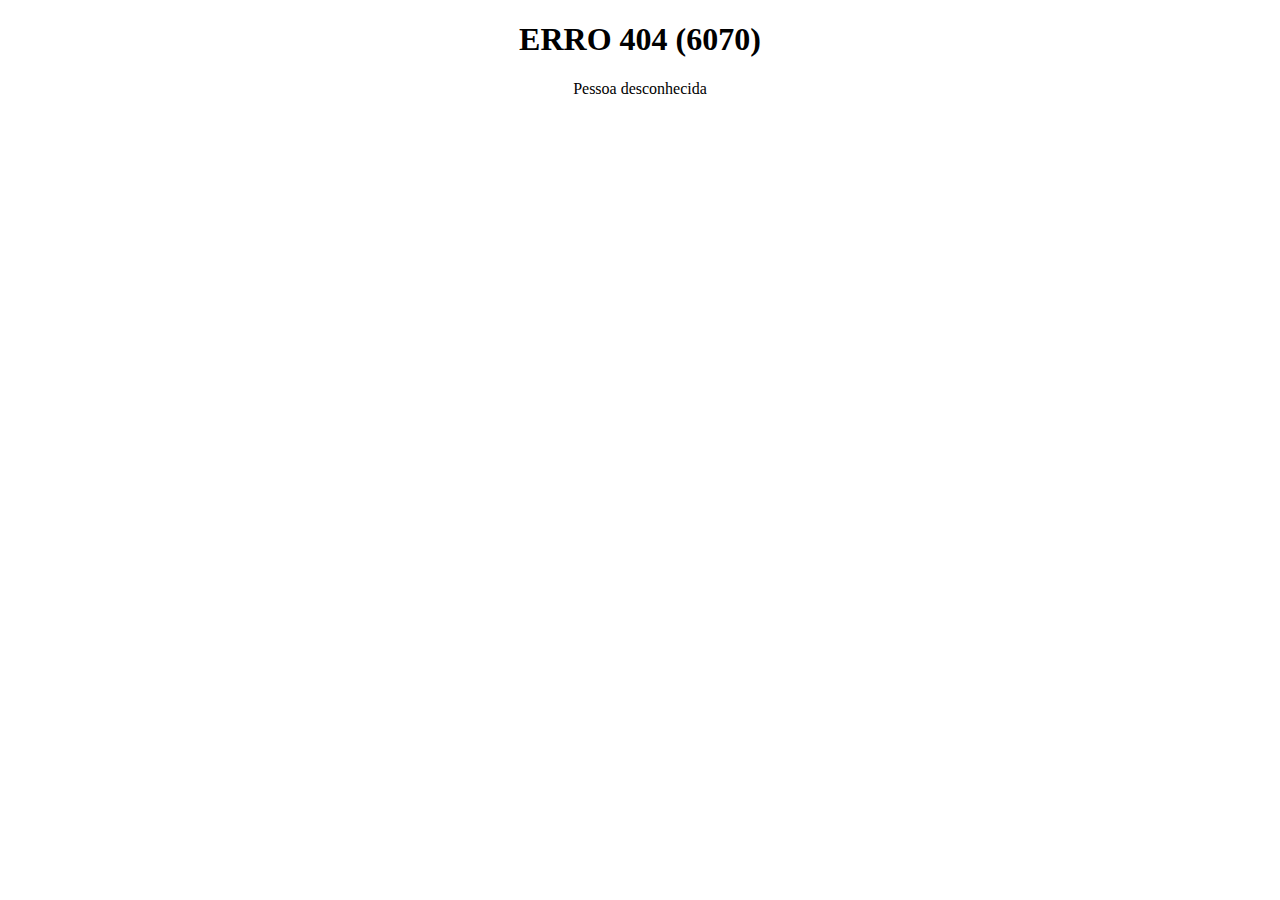
<file: kaiokomk/index.html>
<!DOCTYPE html>
<html lang="pt-BR">

<head>
    <meta charset="UTF-8">
    <title> KAIOKOMK</title>
</head>

<body>
    <h1 align="center"> ERRO 404 (6070) </h1>
    <p align="center"> Pessoa desconhecida</p>
</body>
</file>
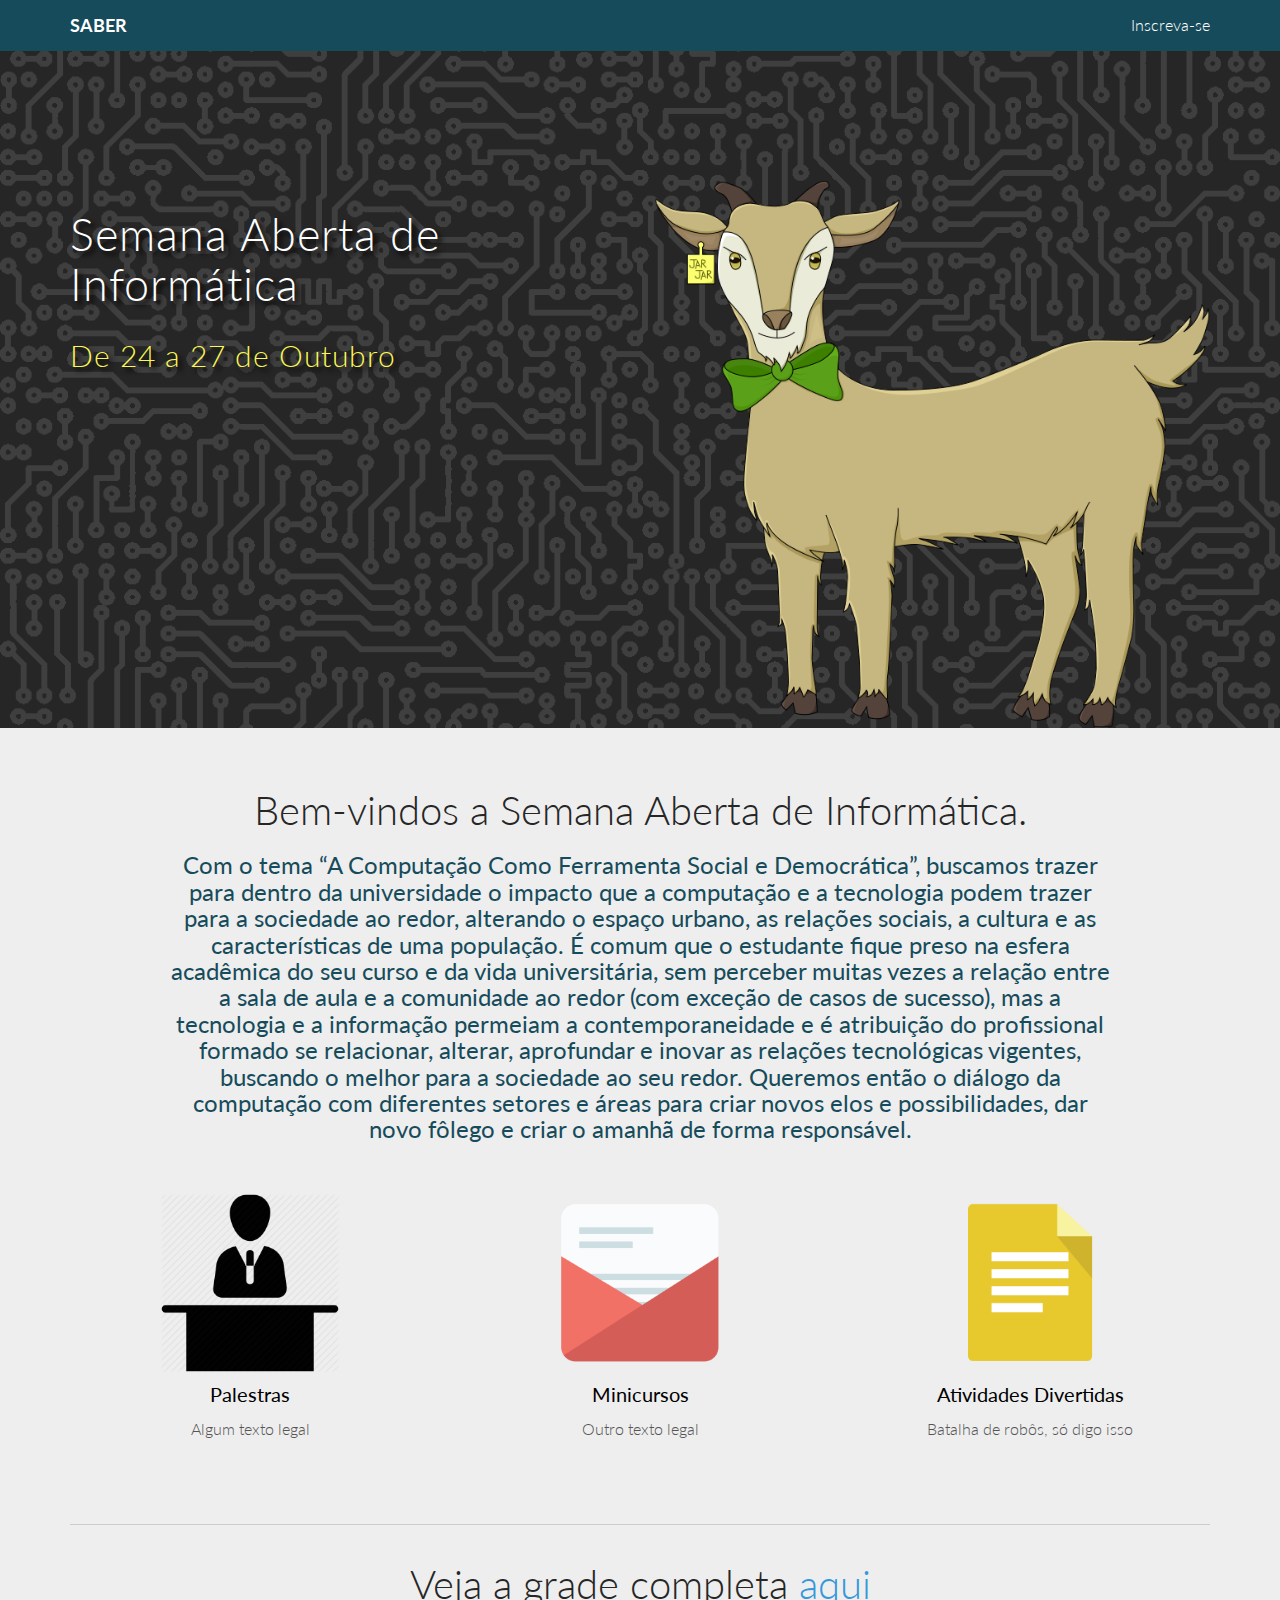
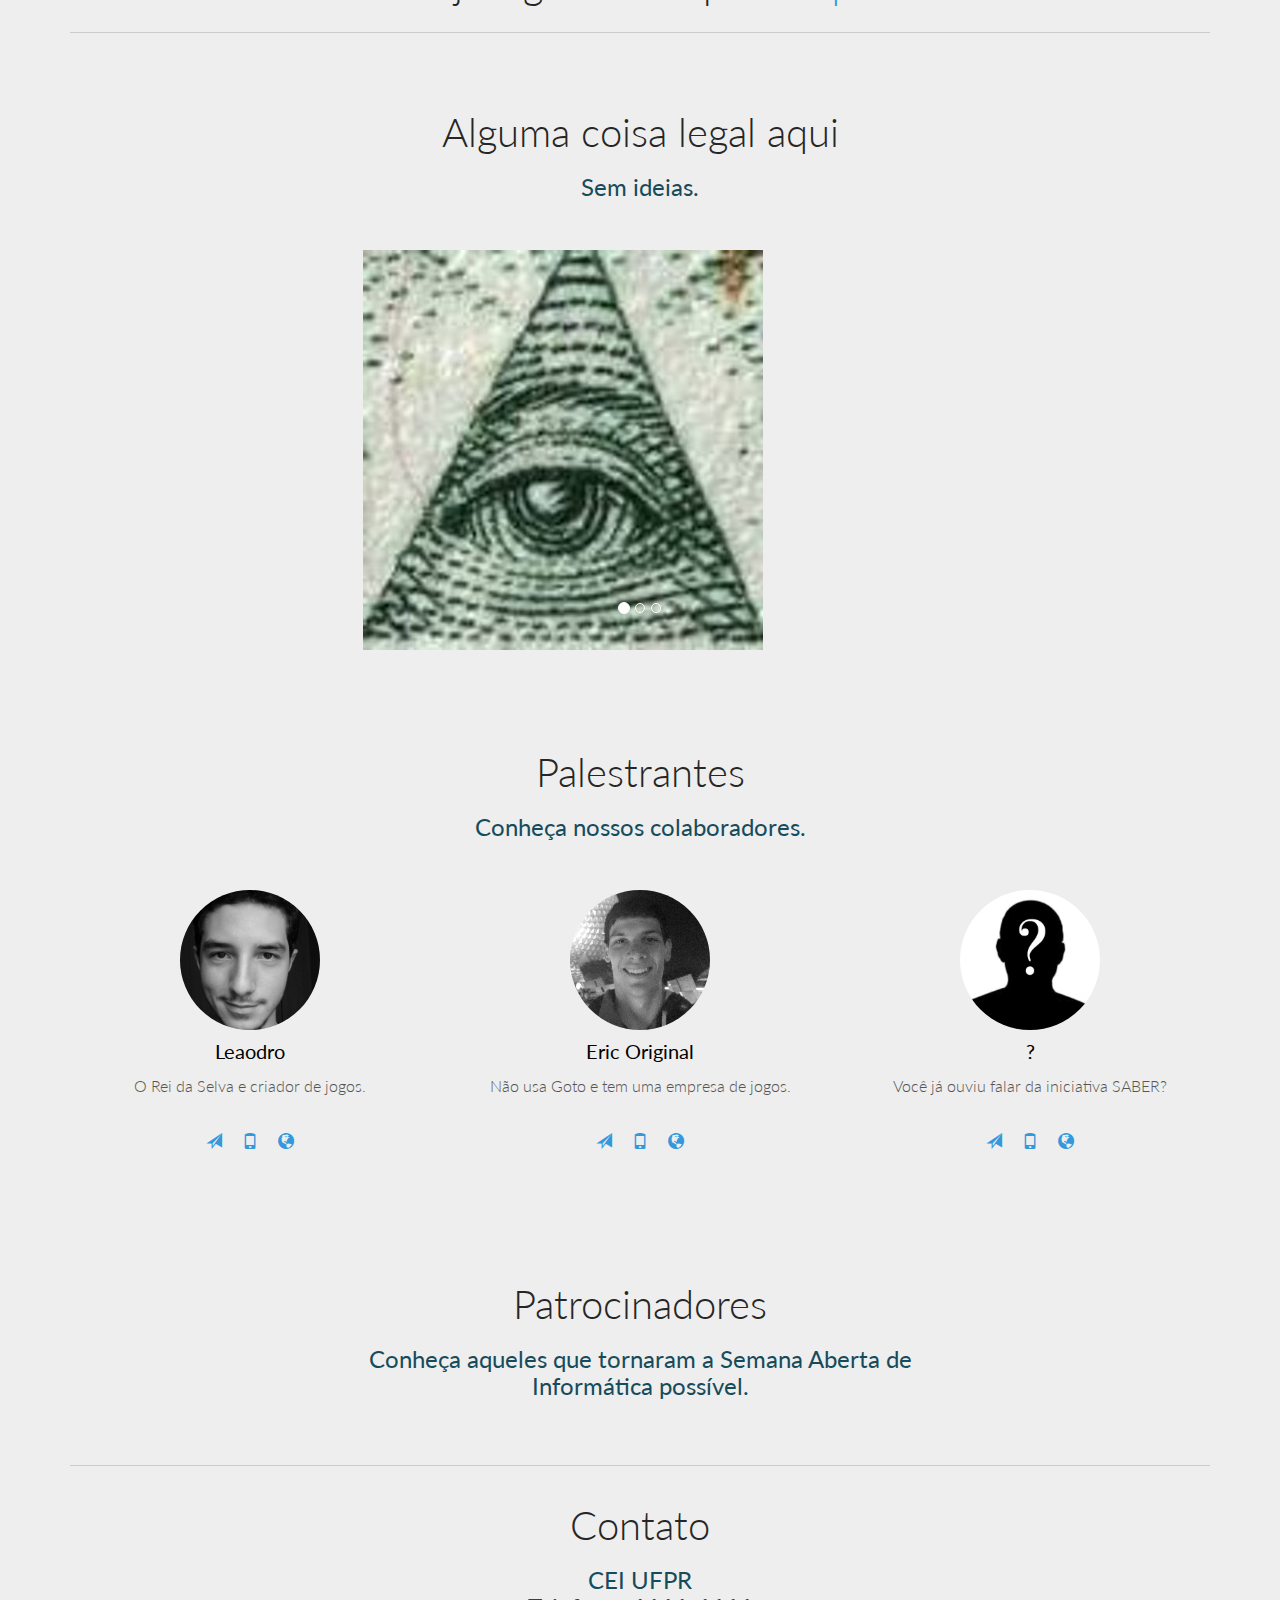
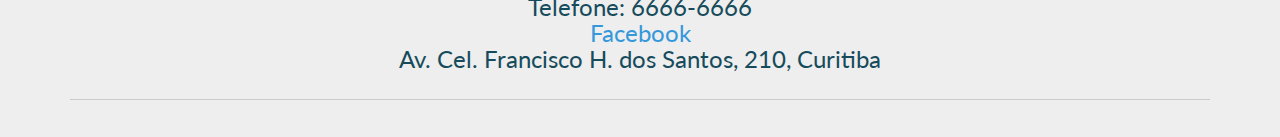
<file: saber/theme/index.html>
<!DOCTYPE html>
<html lang="en">
  <head>
    <meta charset="utf-8">
    <meta http-equiv="X-UA-Compatible" content="IE=edge">
    <meta name="viewport" content="width=device-width, initial-scale=1.0">
    <meta name="description" content="">
    <meta name="author" content="">
    <link rel="shortcut icon" href="assets/img/hands.png">

    <title>SABER - Semana Aberta de Informática</title>

    <!-- Bootstrap core CSS -->
    <link href="assets/css/bootstrap.css" rel="stylesheet">

    <!-- Custom styles for this template -->
    <link href="assets/css/main.css" rel="stylesheet">

    <!-- Fonts from Google Fonts -->
	<link href='http://fonts.googleapis.com/css?family=Lato:300,400,900' rel='stylesheet' type='text/css'>
    
    <!-- HTML5 shim and Respond.js IE8 support of HTML5 elements and media queries -->
    <!--[if lt IE 9]>
      <script src="https://oss.maxcdn.com/libs/html5shiv/3.7.0/html5shiv.js"></script>
      <script src="https://oss.maxcdn.com/libs/respond.js/1.3.0/respond.min.js"></script>
    <![endif]-->
  </head>

  <body>

    <!-- Fixed navbar -->
    <div class="navbar navbar-default navbar-fixed-top">
      <div class="container">
        <div class="navbar-header">
          <button type="button" class="navbar-toggle" data-toggle="collapse" data-target=".navbar-collapse">
            <span class="icon-bar"></span>
            <span class="icon-bar"></span>
            <span class="icon-bar"></span>
          </button>
          <a class="navbar-brand" href="#"><b>SABER</b></a>
        </div>
        <div class="navbar-collapse collapse">
          <ul class="nav navbar-nav navbar-right">
            <li><a href="#">Inscreva-se</a></li>
          </ul>
        </div><!--/.nav-collapse -->
      </div>
    </div>

	<div id="headerwrap">
		<div class="container">
			<div class="row">
				<div class="col-lg-6">
					<h1>Semana Aberta de Informática</h1>
                    <h2>De 24 a 27 de Outubro </h2>
					<!-- <form class="form-inline" role="form">
					  <div class="form-group">
					    <input type="email" class="form-control" id="exampleInputEmail1" placeholder="Enter your email address">
					  </div>
					  <button type="submit" class="btn btn-warning btn-lg">Invite Me!</button>
					</form>	-->				
				</div><!-- /col-lg-6 -->
				<div class="col-lg-6">
					<img class="img-responsive" src="assets/img/cabripiroto.png" alt="">
				</div><!-- /col-lg-6 -->
				
			</div><!-- /row -->
		</div><!-- /container -->
	</div><!-- /headerwrap -->
	
	
	<div class="container">
		<div class="row mt centered">
			<div class="col-lg-10 col-lg-offset-1">
				<h1>Bem-vindos a Semana Aberta de Informática.</h1>
				<h3>Com o tema “A Computação Como Ferramenta Social e Democrática”, buscamos trazer para dentro da universidade o impacto que a computação e a tecnologia podem trazer para a sociedade ao redor, alterando o espaço urbano, as relações sociais, a cultura e as características de uma população. É comum que o estudante fique preso na esfera acadêmica do seu curso e da vida universitária, sem perceber muitas vezes a relação entre a sala de aula e a comunidade ao redor (com exceção de casos de sucesso), mas a tecnologia e a informação permeiam a contemporaneidade e é atribuição do profissional formado se relacionar, alterar, aprofundar e inovar as relações tecnológicas vigentes, buscando o melhor para a sociedade ao seu redor. Queremos então o diálogo da computação com diferentes setores e áreas para criar novos elos e possibilidades, dar novo fôlego e criar o amanhã de forma responsável.</h3>
			</div>
		</div><!-- /row -->
		
        <div class="row mt centered">
			<div class="col-lg-4">
				<img src="assets/img/lecture.png" width="180" alt="">
				<h4>Palestras</h4>
				<p>Algum texto legal</p>
			</div><!--/col-lg-4 -->

			<div class="col-lg-4">
				<img src="assets/img/ser02.png" width="180" alt="">
				<h4>Minicursos</h4>
				<p>Outro texto legal</p>

			</div><!--/col-lg-4 -->

			<div class="col-lg-4">
				<img src="assets/img/ser03.png" width="180" alt="">
				<h4>Atividades Divertidas</h4>
				<p>Batalha de robôs, só digo isso</p>

			</div><!--/col-lg-4 -->
        
        
		</div><!-- /row -->
	</div><!-- /container -->
	
	<div class="container">
		<hr>
		<div class="row centered">
			<div class="col-lg-6 col-lg-offset-3">
                <h1> Veja a grade completa <a href="http://www.google.com"> aqui </a> </h1>			
			</div>
			<div class="col-lg-3"></div>
		</div><!-- /row -->
		<hr>
	</div><!-- /container -->
	
	<div class="container">
		<div class="row mt centered">
			<div class="col-lg-6 col-lg-offset-3">
				<h1>Alguma coisa legal aqui</h1>
				<h3>Sem ideias.</h3>
			</div>
		</div><!-- /row -->
	
		<! -- CAROUSEL -->
		<div class="row mt centered">
			<div class="col-lg-6 col-lg-offset-3">
				<div id="carousel-example-generic" class="carousel slide" data-ride="carousel">
				  <!-- Indicators -->
				  <ol class="carousel-indicators">
				    <li data-target="#carousel-example-generic" data-slide-to="0" class="active"></li>
				    <li data-target="#carousel-example-generic" data-slide-to="1"></li>
				    <li data-target="#carousel-example-generic" data-slide-to="2"></li>
				  </ol>
				
				  <!-- Wrapper for slides -->
				  <div class="carousel-inner">
				    <div class="item active">
				      <img src="assets/img/illuminati.jpeg" alt="">
				    </div>
				    <div class="item">
				      <img src="assets/img/bender.jpg" alt="">
				    </div>
				    <div class="item">
				      <img src="assets/img/zoboomafoo.jpeg" alt="">
				    </div>
				  </div>
				</div>			
			</div><!-- /col-lg-8 -->
		</div><!-- /row -->
	</div><! --/container -->
	
	<div class="container">
		<div class="row mt centered">
			<div class="col-lg-6 col-lg-offset-3">
				<h1>Palestrantes</h1>
				<h3>Conheça nossos colaboradores.</h3>
			</div>
		</div><!-- /row -->
		
		<div class="row mt centered">
			<div class="col-lg-4">
				<img class="img-circle" src="assets/img/leaodro.png" width="140" alt="">
				<h4>Leaodro</h4>
				<p>O Rei da Selva e criador de jogos.</p>
				<p><i class="glyphicon glyphicon-send"></i> <i class="glyphicon glyphicon-phone"></i> <i class="glyphicon glyphicon-globe"></i></p>
			</div><!--/col-lg-4 -->

			<div class="col-lg-4">
				<img class="img-circle" src="assets/img/eric_original.png" width="140" alt="">
				<h4>Eric Original</h4>
				<p>Não usa Goto e tem uma empresa de jogos.</p>
				<p><i class="glyphicon glyphicon-send"></i> <i class="glyphicon glyphicon-phone"></i> <i class="glyphicon glyphicon-globe"></i></p>
			</div><!--/col-lg-4 -->

			<div class="col-lg-4">
				<img class="img-circle" src="assets/img/question.jpg" width="140" alt="">
				<h4>?</h4>
				<p>Você já ouviu falar da iniciativa SABER?</p>
				<p><i class="glyphicon glyphicon-send"></i> <i class="glyphicon glyphicon-phone"></i> <i class="glyphicon glyphicon-globe"></i></p>
			</div><!--/col-lg-4 -->
		</div><!-- /row -->
	</div><!-- /container -->
	
	<div class="container">
		<div class="row mt centered">
			<div class="col-lg-6 col-lg-offset-3">
				<h1>Patrocinadores </h1>
				<h3>Conheça aqueles que tornaram a Semana Aberta de Informática possível.</h3>
			</div>
		</div><!-- /row -->
		
	</div><!-- /container -->
	
	<div class="container">
		<hr>
		<div class="row centered">
			<div class="col-lg-6 col-lg-offset-3">
                <h1> Contato  </h1>		
                <h3> CEI UFPR<br/>
                    Telefone: 6666-6666<br/>
                    <a href:"https://www.facebook.com/SABER2k16/">Facebook</a><br/>
                    Av. Cel. Francisco H. dos Santos, 210, Curitiba
                </h3>
			</div>
			<div class="col-lg-3"></div>
		</div><!-- /row -->
		<hr>
	</div><!-- /container -->

    <!-- Bootstrap core JavaScript
    ================================================== -->
    <!-- Placed at the end of the document so the pages load faster -->
    <script src="https://code.jquery.com/jquery-1.10.2.min.js"></script>
    <script src="assets/js/bootstrap.min.js"></script>
  </body>
</html>
</file>
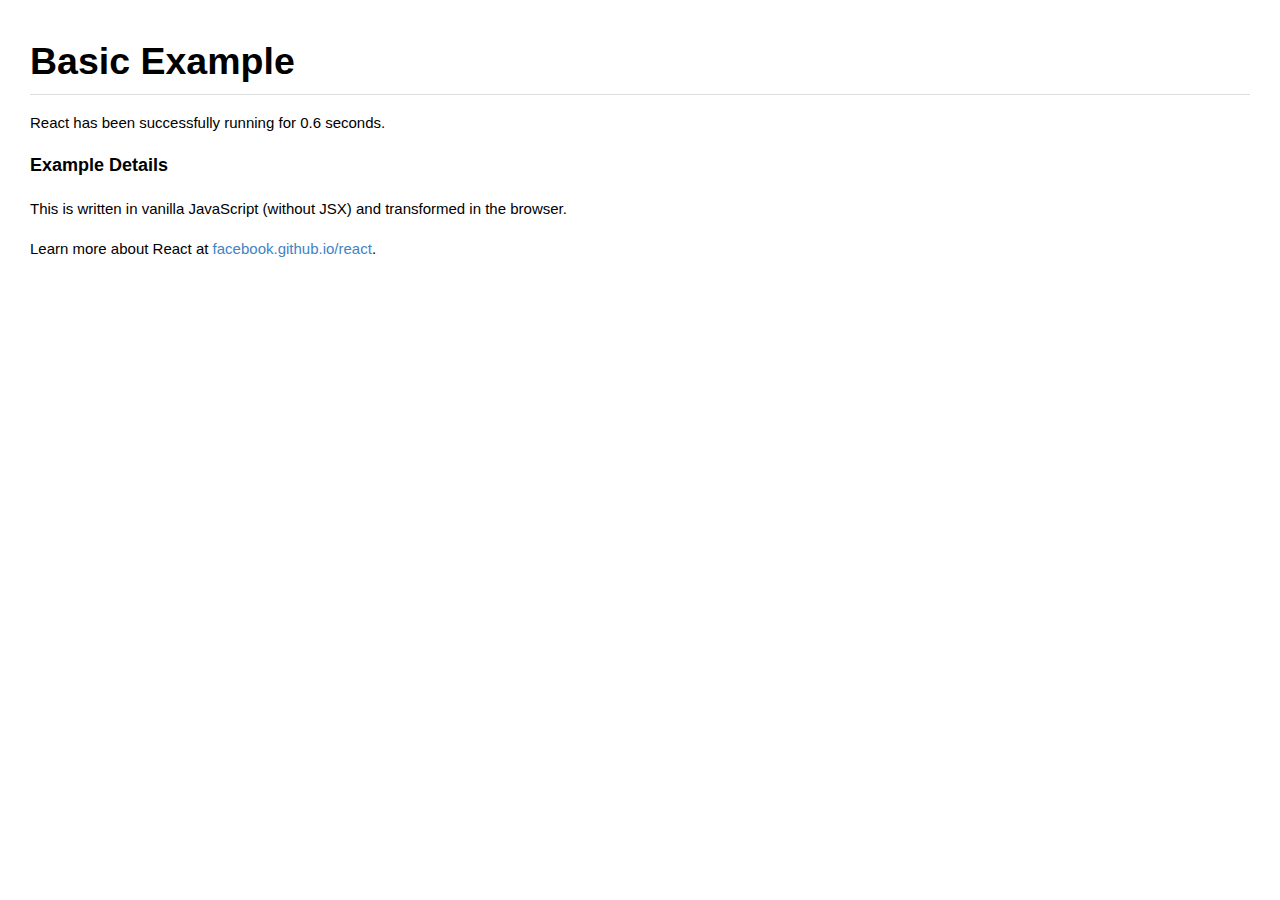
<file: js/react-15.4.1/examples/basic/index.html>
<!DOCTYPE html>
<html>
  <head>
    <meta charset="utf-8">
    <title>Basic Example</title>
    <link rel="stylesheet" href="../shared/css/base.css" />
  </head>
  <body>
    <h1>Basic Example</h1>
    <div id="container">
      <p>
        To install React, follow the instructions on
        <a href="https://github.com/facebook/react/">GitHub</a>.
      </p>
      <p>
        If you can see this, React is <strong>not</strong> working right.
        If you checked out the source from GitHub make sure to run <code>grunt</code>.
      </p>
    </div>
    <h4>Example Details</h4>
    <p>This is written in vanilla JavaScript (without JSX) and transformed in the browser.</p>
    <p>
      Learn more about React at
      <a href="https://facebook.github.io/react" target="_blank">facebook.github.io/react</a>.
    </p>
    <script src="../../build/react.js"></script>
    <script src="../../build/react-dom.js"></script>
    <script>
      var ExampleApplication = React.createClass({
        render: function() {
          var elapsed = Math.round(this.props.elapsed  / 100);
          var seconds = elapsed / 10 + (elapsed % 10 ? '' : '.0' );
          var message =
            'React has been successfully running for ' + seconds + ' seconds.';

          return React.DOM.p(null, message);
        }
      });

      // Call React.createFactory instead of directly call ExampleApplication({...}) in React.render
      var ExampleApplicationFactory = React.createFactory(ExampleApplication);

      var start = new Date().getTime();
      setInterval(function() {
        ReactDOM.render(
          ExampleApplicationFactory({elapsed: new Date().getTime() - start}),
          document.getElementById('container')
        );
      }, 50);
    </script>
  </body>
</html>
</file>
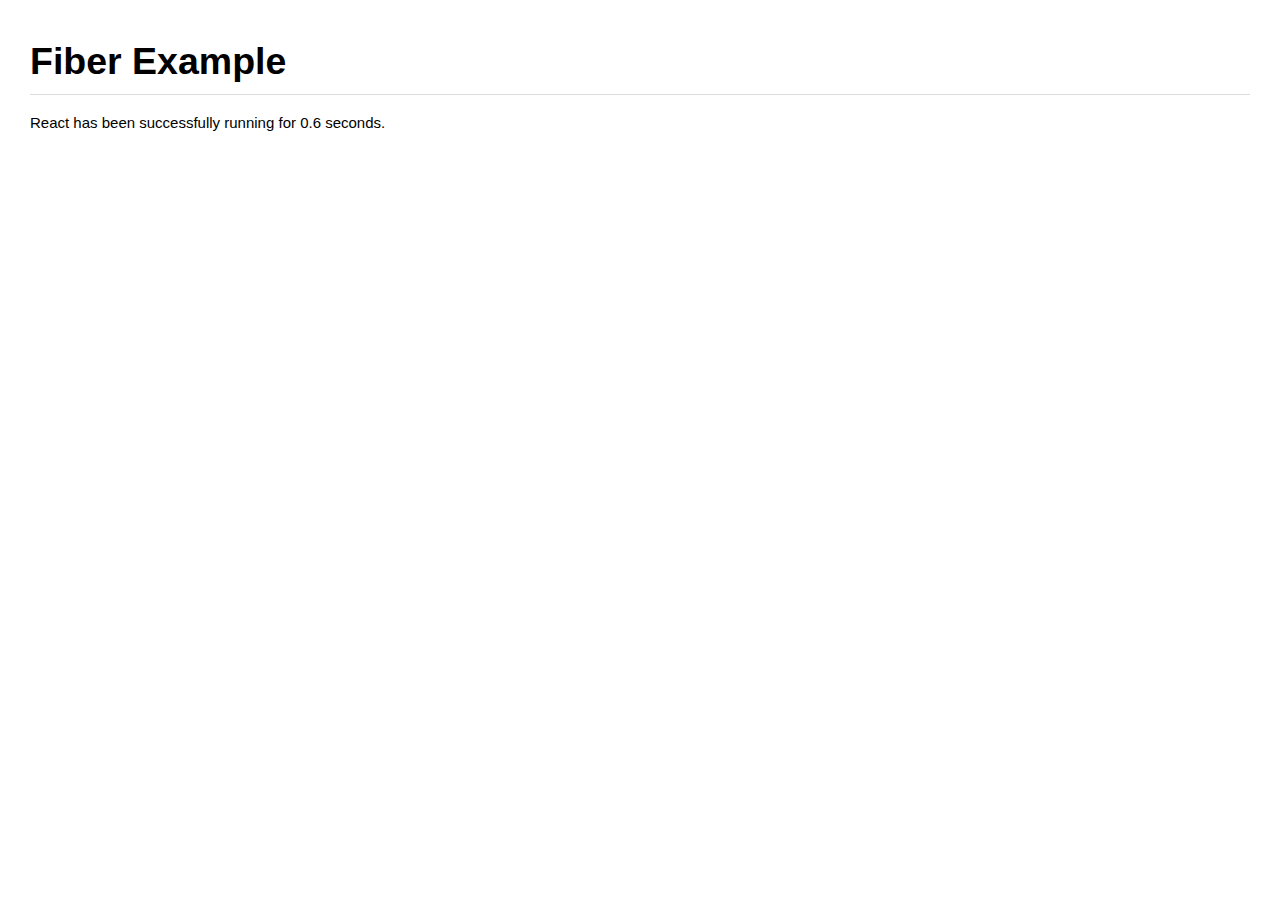
<file: js/react-15.4.1/examples/fiber/index.html>
<!DOCTYPE html>
<html>
  <head>
    <meta charset="utf-8">
    <title>Fiber Example</title>
    <link rel="stylesheet" href="../shared/css/base.css" />
  </head>
  <body>
    <h1>Fiber Example</h1>
    <div id="container">
      <p>
        To install React, follow the instructions on
        <a href="https://github.com/facebook/react/">GitHub</a>.
      </p>
      <p>
        If you can see this, React is <strong>not</strong> working right.
        If you checked out the source from GitHub make sure to run <code>grunt</code>.
      </p>
    </div>
    <script src="../../build/react.js"></script>
    <script src="../../build/react-dom-fiber.js"></script>
    <script>
      function ExampleApplication(props) {
        var elapsed = Math.round(props.elapsed  / 100);
        var seconds = elapsed / 10 + (elapsed % 10 ? '' : '.0' );
        var message =
          'React has been successfully running for ' + seconds + ' seconds.';

        return React.DOM.p(null, message);
      }

      // Call React.createFactory instead of directly call ExampleApplication({...}) in React.render
      var ExampleApplicationFactory = React.createFactory(ExampleApplication);

      var start = new Date().getTime();
      setInterval(function() {
        ReactDOMFiber.render(
          ExampleApplicationFactory({elapsed: new Date().getTime() - start}),
          document.getElementById('container')
        );
      }, 50);
    </script>
  </body>
</html>
</file>
<file: js/react-15.4.1/examples/shared/css/base.css>
body {
  background: #fff;
  font-family: "Helvetica Neue", Helvetica, Arial, sans-serif;
  font-size: 15px;
  line-height: 1.7;
  margin: 0;
  padding: 30px;
}

a {
  color: #4183c4;
  text-decoration: none;
}

a:hover {
  text-decoration: underline;
}

code {
  background-color: #f8f8f8;
  border: 1px solid #ddd;
  border-radius: 3px;
  font-family: "Bitstream Vera Sans Mono", Consolas, Courier, monospace;
  font-size: 12px;
  margin: 0 2px;
  padding: 0px 5px;
}

h1, h2, h3, h4 {
  font-weight: bold;
  margin: 0 0 15px;
  padding: 0;
}

h1 {
  border-bottom: 1px solid #ddd;
  font-size: 2.5em;
  font-weight: bold;
  margin: 0 0 15px;
  padding: 0;
}

h2 {
  border-bottom: 1px solid #eee;
  font-size: 2em;
}

h3 {
  font-size: 1.5em;
}

h4 {
  font-size: 1.2em;
}

p, ul {
  margin: 15px 0;
}

ul {
  padding-left: 30px;
}
</file>
<file: saber/theme/assets/css/main.css>
/*
 * Author: Carlos Alvarez
 * URL: http://alvarez.is
 *
 * Project Name: FLATTY - Free Bootstrap 3 Theme
 * Version: 1.0
 * URL: http://blacktie.co
 */

body {
  background-color: #eeeeee;
    font-family: 'Lato', sans-serif;
    font-weight: 300;
    font-size: 16px;
    color: #555;

    -webkit-font-smoothing: antialiased;
    -webkit-overflow-scrolling: touch;
}

/* Titles */
h1, h2, h3, h4, h5, h6 {
    font-family: 'Lato', sans-serif;
    font-weight: 300;
    color: #333;
}

h1 {
	font-size: 40px;
    color: #262626
}

h3 {
	color: #164b5b;
	font-weight: 400;
}

h4 {
	color: #000000;
	font-weight: 400;
	font-size: 20px;
}

/* Paragraph & Typographic */
p {
    line-height: 28px;
    margin-bottom: 25px;
    font-size: 16px;
}

.centered {
    text-align: center;
}

/* Links */
a {
    color: #3498db;
    word-wrap: break-word;

    -webkit-transition: color 0.1s ease-in, background 0.1s ease-in;
    -moz-transition: color 0.1s ease-in, background 0.1s ease-in;
    -ms-transition: color 0.1s ease-in, background 0.1s ease-in;
    -o-transition: color 0.1s ease-in, background 0.1s ease-in;
    transition: color 0.1s ease-in, background 0.1s ease-in;
}

a:hover,
a:focus {
    color: #7b7b7b;
    text-decoration: none;
    outline: 0;
}

a:before,
a:after {
    -webkit-transition: color 0.1s ease-in, background 0.1s ease-in;
    -moz-transition: color 0.1s ease-in, background 0.1s ease-in;
    -ms-transition: color 0.1s ease-in, background 0.1s ease-in;
    -o-transition: color 0.1s ease-in, background 0.1s ease-in;
    transition: color 0.1s ease-in, background 0.1s ease-in;
}

 hr {
    display: block;
    height: 1px;
    border: 0;
    border-top: 1px solid #ccc;
    margin: 1em 0;
    padding: 0;
}

.navbar-default {
	background-color: #164b5b;
	border-color: transparent;
}

.navbar-default .navbar-brand {
	color: white;
}

.navbar-default .navbar-nav > li > a {
	color: white;
}

/* Helpers */

.mt {
	margin-top: 40px;
	margin-bottom: 40px;
}

.form-control {
	height: 42px;
	font-size: 18px;
	width: 280px;
}

i {
	margin: 8px;
	color: #3498db; 
}


/* HeaderWrap */
#headerwrap {
	background: url(../img/back_circuit.png) no-repeat center top;
	/* background-color: #164b5b; */
	margin-top: -20px;
	padding-top:200px;
	background-attachment: relative;
	background-position: center center;
	min-height: 650px;
	width: 100%;
	
    -webkit-background-size: 100%;
    -moz-background-size: 100%;
    -o-background-size: 100%;
    background-size: 100%;

    -webkit-background-size: cover;
    -moz-background-size: cover;
    -o-background-size: cover;
    background-size: cover;
}

#headerwrap h1 {
	margin-top: 30px;
	margin-bottom: 15px;
	color: white;
	font-size: 45px;
	font-weight: 300;
	letter-spacing: 1px;
    text-shadow: 4px 4px 5px black
}

#headerwrap h2 {
	margin-top: 30px;
	margin-bottom: 15px;
	color: #fdf754;
	font-size: 30px;
	font-weight: 300;
	letter-spacing: 1px;
    text-shadow: 4px 4px 5px black
}
</file>
